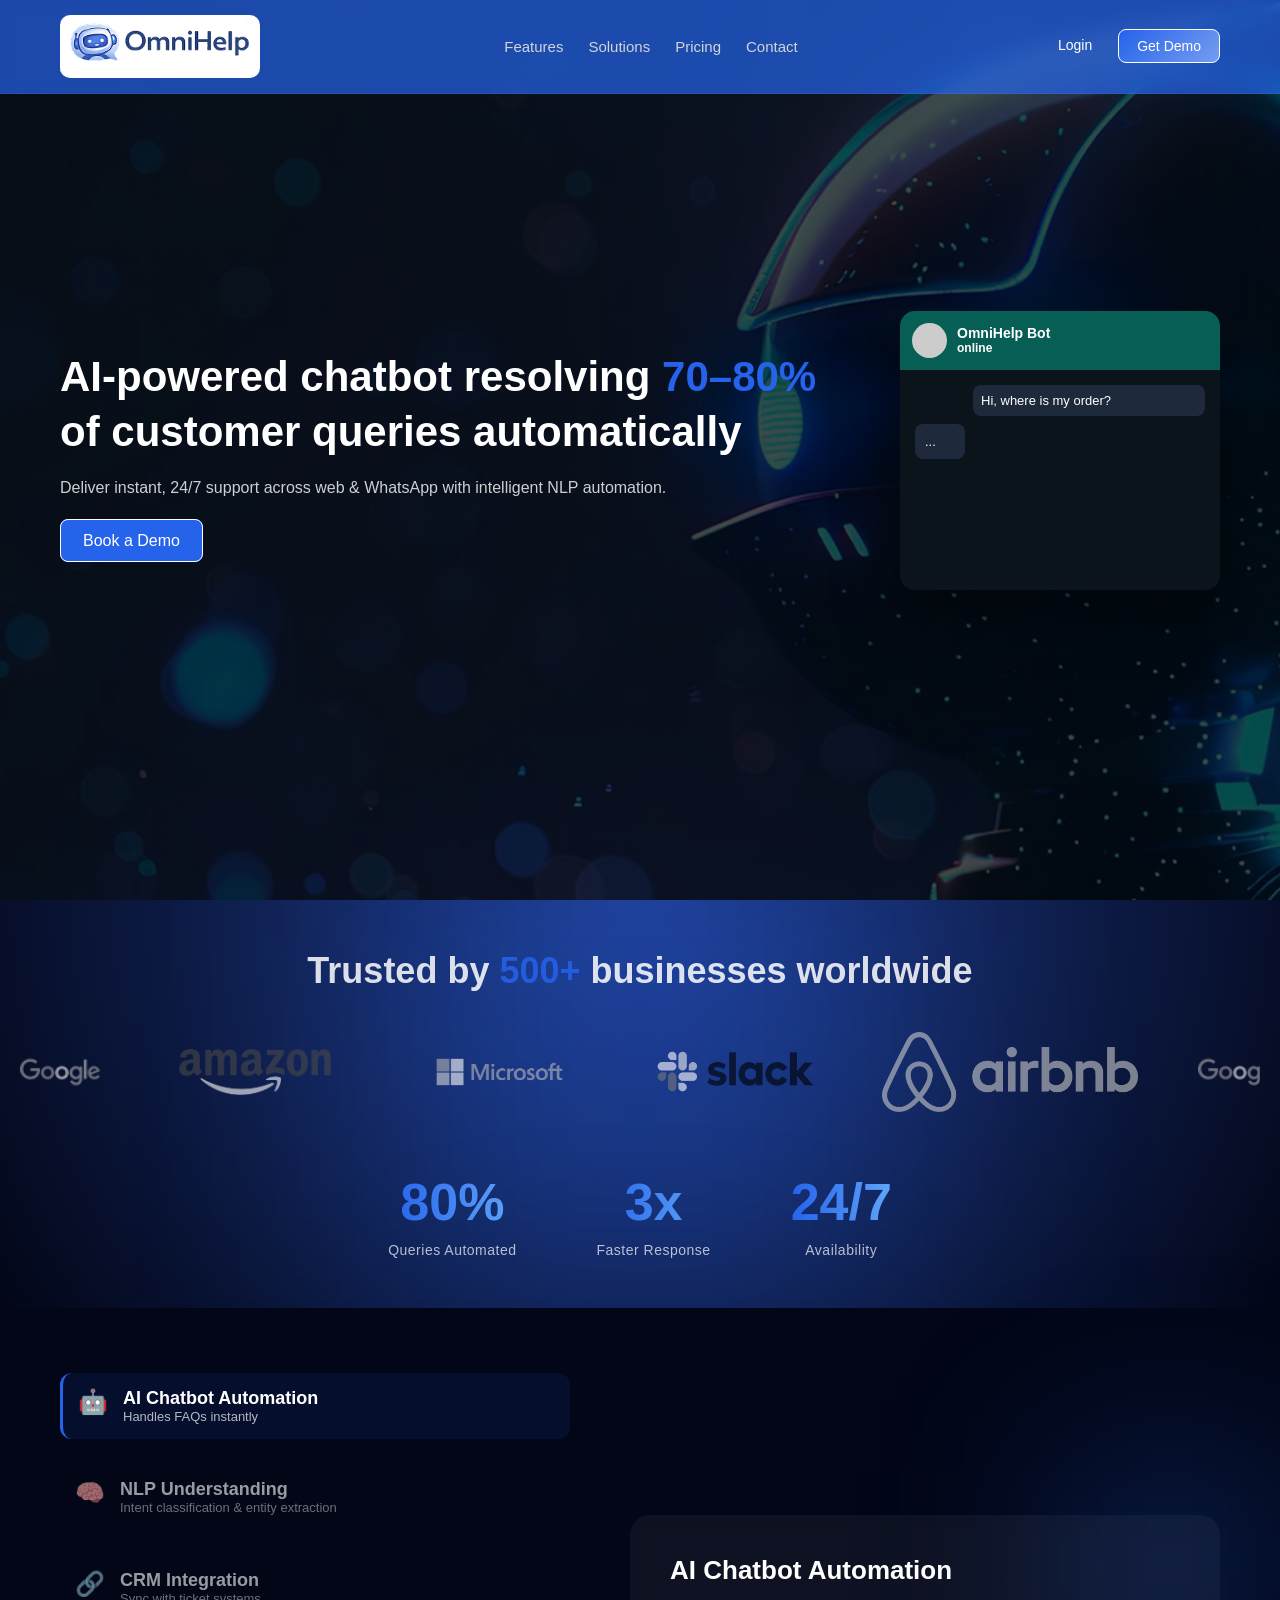
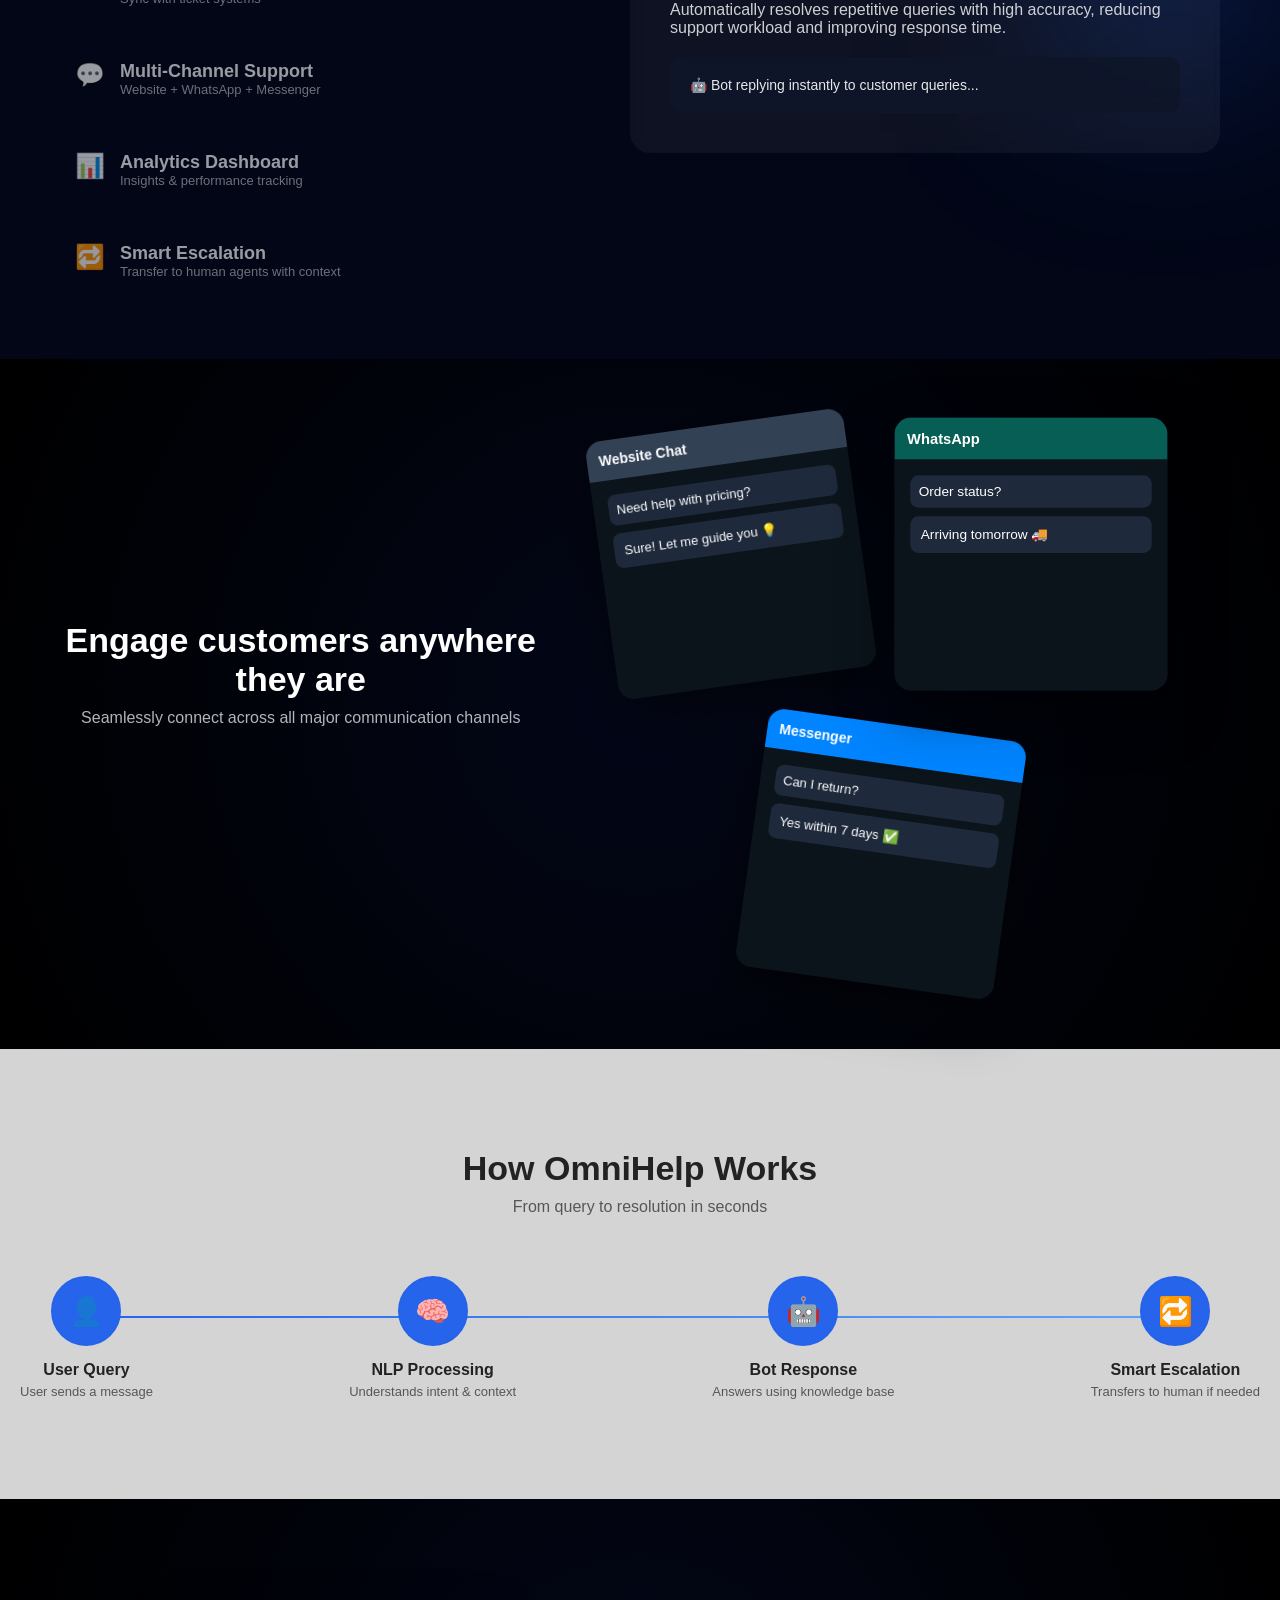
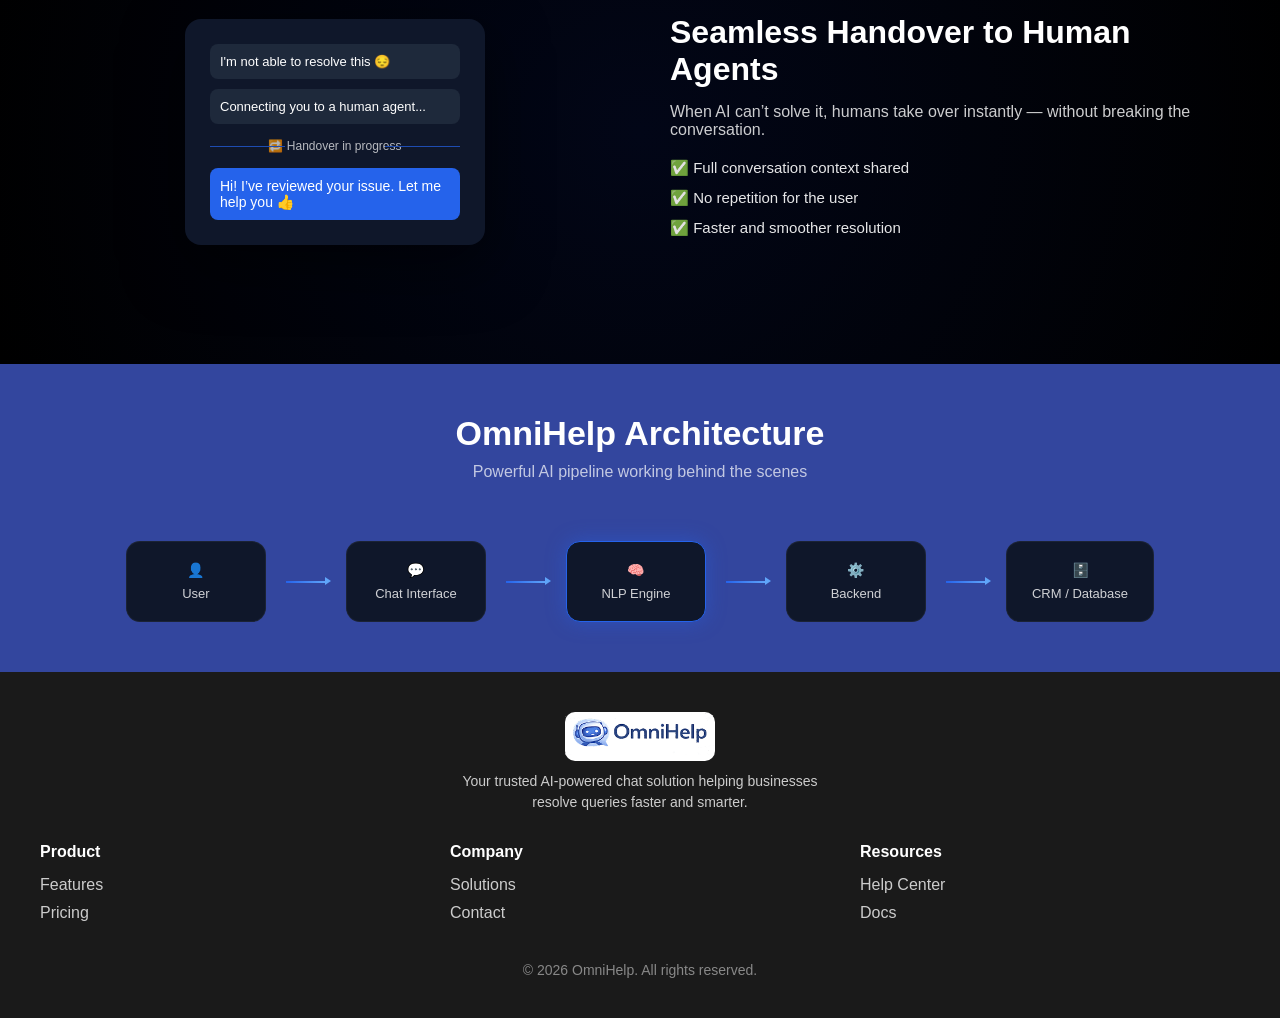
<file: index.html>
<!DOCTYPE html>
<html lang="en">

<head>
  <meta charset="UTF-8">
  <meta name="viewport" content="width=device-width, initial-scale=1.0">
  <title>OmniHelp </title>
  <link rel="shortcut icon" href="assets/images/logo.png" type="image/x-icon">
  <link rel="stylesheet" href="assets/css/style.css">
  <link rel="stylesheet" href="assets/css/auth.css">
  <link rel="stylesheet" href="https://cdnjs.cloudflare.com/ajax/libs/font-awesome/6.5.0/css/all.min.css">
  <script src="https://cdnjs.cloudflare.com/ajax/libs/jquery/3.6.0/jquery.min.js"></script>
</head>

<body>

  <!-- Navbar -->
  <header class="navbar">
    <div class="container">

      <!-- Logo -->
      <div class="logo"><a href="/"><img src="assets/images/logo.png" alt="" style="width: 200px;"></a></div>

      <!-- Menu -->
      <nav class="nav-links" id="navLinks">
        <a href="#features">Features</a>
        <a href="solution.html">Solutions</a>
        <a href="pricing.html">Pricing</a>
        <!-- <a href="#usecase">Demo</a> -->
        <a href="contact.html">Contact</a>

        <div class="mobile-cta">
          <a href="login.html" class="btn-outline">Login</a>
          <a href="javascript:void(0)" class="btn-primary openDemo">Get started</a>
        </div>
      </nav>

      <!-- CTA Buttons -->
      <div class="cta-buttons">
        <a href="login.html" class="btn-outline">Login</a>
        <a href="javascript:void(0)" class="btn-primary openDemo">Get Demo</a>
      </div>

      <!-- Hamburger -->
      <div class="menu-toggle" id="menuToggle">
        ☰
      </div>

    </div>
  </header>
  <!-- Hero -->
  <section class="hero">
    <div class="container hero-wrapper">

      <!-- LEFT CONTENT -->
      <div class="hero-content">
        <h1>
          AI-powered chatbot resolving <span>70–80%</span>
          of customer queries automatically
        </h1>

        <p>
          Deliver instant, 24/7 support across web & WhatsApp
          with intelligent NLP automation.
        </p>

        <div class="hero-buttons">
          <a href="javacript:void(0)" class="btn secondary openDemo">Book a Demo</a>
        </div>
      </div>

      <!-- WhatsApp UI -->
      <div class="whatsapp-ui">
        <div class="chat-header">
          <div class="avatar"></div>
          <div>
            <strong>OmniHelp Bot</strong>
            <span>online</span>
          </div>
        </div>

        <div class="chat-body" id="chatBody">
          <div class="msg user">Hi, where is my order?</div>

          <div class="msg bot typing" id="typingMsg">
            <span class="dots"></span>
          </div>
        </div>
      </div>

    </div>
  </section>

  <!-- tursted logos -->
  <section class="social-proof">

    <!-- Top Text -->
    <div class="trust-text">
      <h2>Trusted by <span>500+</span> businesses worldwide</h2>
    </div>

    <!-- Logo Marquee -->
    <div class="logo-marquee">
      <div class="logo-track">
        <img src="assets/images/google.png" />
        <img src="assets/images/Amazon logo.png" />
        <img src="assets/images/microsoft.png" />
        <img src="assets/images/slack.png" />
        <img src="assets/images/airbnb.png" />

        <!-- Duplicate for smooth loop -->
        <img src="assets/images/google.png" />
        <img src="assets/images/Amazon logo.png" />
        <img src="assets/images/microsoft.png" />
        <img src="assets/images/slack.png" />
        <img src="assets/images/airbnb.png" />
      </div>
    </div>

    <!-- Stats -->
    <div class="stats">
      <div class="stat">
        <h2>80%</h2>
        <p>Queries Automated</p>
      </div>

      <div class="stat">
        <h2>3x</h2>
        <p>Faster Response</p>
      </div>

      <div class="stat">
        <h2>24/7</h2>
        <p>Availability</p>
      </div>
    </div>

  </section>
  <!-- Features -->
  <section class="features" id="features">

    <div class="container features-wrapper">

      <!-- LEFT SIDE FEATURES -->
      <div class="features-list">

        <div class="feature active">
          <span>🤖</span>
          <div>
            <h3>AI Chatbot Automation</h3>
            <p>Handles FAQs instantly</p>
          </div>
        </div>

        <div class="feature">
          <span>🧠</span>
          <div>
            <h3>NLP Understanding</h3>
            <p>Intent classification & entity extraction</p>
          </div>
        </div>

        <div class="feature">
          <span>🔗</span>
          <div>
            <h3>CRM Integration</h3>
            <p>Sync with ticket systems</p>
          </div>
        </div>

        <div class="feature">
          <span>💬</span>
          <div>
            <h3>Multi-Channel Support</h3>
            <p>Website + WhatsApp + Messenger</p>
          </div>
        </div>

        <div class="feature">
          <span>📊</span>
          <div>
            <h3>Analytics Dashboard</h3>
            <p>Insights & performance tracking</p>
          </div>
        </div>

        <div class="feature">
          <span>🔁</span>
          <div>
            <h3>Smart Escalation</h3>
            <p>Transfer to human agents with context</p>
          </div>
        </div>

      </div>

      <!-- RIGHT SIDE PREVIEW -->
      <div class="feature-preview">
        <h2>AI Chatbot Automation</h2>
        <p>
          Automatically resolves repetitive queries with high accuracy,
          reducing support workload and improving response time.
        </p>

        <div class="preview-box">
          🤖 Bot replying instantly to customer queries...
        </div>
      </div>

    </div>

  </section>

  <!-- product section -->
  <section class="multi-channel">

    <div class="container">

      <!-- Heading -->
      <div class="section-header">
        <h2>Engage customers anywhere they are</h2>
        <p>Seamlessly connect across all major communication channels</p>
      </div>

      <!-- Chat UI Showcase -->
      <div class="channels">

        <!-- Website Chat -->
        <div class="channel web">
          <div class="chat-header">Website Chat</div>
          <div class="chat-body">
            <p class="user">Need help with pricing?</p>
            <p class="bot">Sure! Let me guide you 💡</p>
          </div>
        </div>

        <!-- WhatsApp -->
        <div class="channel whatsapp">
          <div class="chat-header">WhatsApp</div>
          <div class="chat-body">
            <p class="user">Order status?</p>
            <p class="bot">Arriving tomorrow 🚚</p>
          </div>
        </div>

        <!-- Messenger -->
        <div class="channel messenger">
          <div class="chat-header">Messenger</div>
          <div class="chat-body">
            <p class="user">Can I return?</p>
            <p class="bot">Yes within 7 days ✅</p>
          </div>
        </div>

      </div>

    </div>

  </section>
  <!-- How it works -->
  <section class="how-it-works">

    <div class="hand-container">

      <!-- Heading -->
      <div class="section-header">
        <h2>How OmniHelp Works</h2>
        <p>From query to resolution in seconds</p>
      </div>

      <!-- Steps -->
      <div class="steps">

        <div class="step">
          <div class="icon">👤</div>
          <h3>User Query</h3>
          <p>User sends a message</p>
        </div>

        <div class="step">
          <div class="icon">🧠</div>
          <h3>NLP Processing</h3>
          <p>Understands intent & context</p>
        </div>

        <div class="step">
          <div class="icon">🤖</div>
          <h3>Bot Response</h3>
          <p>Answers using knowledge base</p>
        </div>

        <div class="step">
          <div class="icon">🔁</div>
          <h3>Smart Escalation</h3>
          <p>Transfers to human if needed</p>
        </div>

      </div>

    </div>

  </section>

  <!-- handover section -->
  <section class="handover">

    <div class="container handover-wrapper">

      <!-- LEFT: CHAT UI -->
      <div class="handover-chat">

        <div class="chat-box">
          <p class="bot">I'm not able to resolve this 😔</p>
          <p class="bot">Connecting you to a human agent...</p>

          <div class="handover-line">🔁 Handover in progress</div>

          <p class="agent">Hi! I’ve reviewed your issue. Let me help you 👍</p>
        </div>

      </div>

      <!-- RIGHT: CONTENT -->
      <div class="handover-content">

        <h2>Seamless Handover to Human Agents</h2>

        <p class="subtitle">
          When AI can’t solve it, humans take over instantly — without breaking the conversation.
        </p>

        <ul class="handover-points">
          <li>✅ Full conversation context shared</li>
          <li>✅ No repetition for the user</li>
          <li>✅ Faster and smoother resolution</li>
        </ul>

      </div>

    </div>

  </section>

  <!-- architecture -->
  <section class="architecture">

    <div class="arch-container">

      <!-- Heading -->
      <div class="section-header">
        <h2>OmniHelp Architecture</h2>
        <p>Powerful AI pipeline working behind the scenes</p>
      </div>

      <!-- Flow Diagram -->
      <div class="arch-flow">

        <div class="arch-box">👤<span>User</span></div>
        <div class="arrow"></div>

        <div class="arch-box">💬<span>Chat Interface</span></div>
        <div class="arrow"></div>

        <div class="arch-box highlight">🧠<span>NLP Engine</span></div>
        <div class="arrow"></div>

        <div class="arch-box">⚙️<span>Backend</span></div>
        <div class="arrow"></div>

        <div class="arch-box">🗄️<span>CRM / Database</span></div>

      </div>

    </div>

  </section>

  <!-- Footer -->
  <footer class="footer">
    <div class="footer-container">
      <div class="footer-logo-desc">
        <div class="logo" style="margin-bottom: 10px;">
          <img src="assets/images/logo.png" alt="OmniHelp Logo">
        </div>
        <p>Your trusted AI-powered chat solution helping businesses resolve queries faster and smarter.</p>
      </div>
      <!-- Columns -->
      <div class="footer-columns">

        <div class="footer-column">
          <h4>Product</h4>
          <ul>
            <li><a href="#features">Features</a></li>
            <li><a href="pricing.html">Pricing</a></li>
            <!-- <li><a href="#">Integrations</a></li> -->
          </ul>
        </div>

        <div class="footer-column">
          <h4>Company</h4>
          <ul>
            <li><a href="solution.html">Solutions</a></li>
            <!-- <li><a href="#">Careers</a></li> -->
            <li><a href="contact.html">Contact</a></li>
          </ul>
        </div>

        <div class="footer-column">
          <h4>Resources</h4>
          <ul>
            <!-- <li><a href="#">Blog</a></li> -->
            <li><a href="contact.html">Help Center</a></li>
            <li><a href="#">Docs</a></li>
          </ul>
        </div>

      </div>

      <!-- Extras: Social + Email -->


      <div class="footer-bottom">
        <p>© 2026 OmniHelp. All rights reserved.</p>
      </div>
    </div>
  </footer>

  <div class="demo-overlay" id="demoOverlay"></div>

  <!-- Side Popup -->
  <div class="demo-popup" id="demoPopup">

    <!-- Header -->
    <div class="popup-header">
      <h3>Book a Demo</h3>
      <span id="closeDemo">&times;</span>
    </div>

    <!-- Form -->
    <form class="demo-form" id="demoForm">
      <input type="text" placeholder="Full Name" required>
      <input type="email" placeholder="Email Address" required>
      <input type="phone" id="phone" maxlength="10" placeholder="Phone Number" required>


      <textarea placeholder="Your Message" required></textarea>

      <button type="submit">Request Demo</button>

      <div class="success-message" id="successMsg">
        ✅ Your request has been submitted successfully.
      </div>
    </form>

  </div>
  <script>
    $(document).ready(function () {
      $('.openDemo').on('click', function (e) {
        e.preventDefault();
        $('#demoPopup').addClass('active');
        $('#demoOverlay').addClass('active');
      });

      // CLOSE POPUP
      function closePopup() {
        $('#demoPopup').removeClass('active');
        $('#demoOverlay').removeClass('active');
      }

      $('#closeDemo, #demoOverlay').on('click', function () {
        closePopup();
      });

      // FORM SUBMIT
      $('#demoForm').on('submit', function (e) {
        e.preventDefault();

        $('#successMsg').addClass('active');
        this.reset();

        setTimeout(function () {
          $('#successMsg').removeClass('active');
          closePopup();
        }, 5000);
      });
    })
    document.getElementById("phone").addEventListener("input", function () {
      this.value = this.value.replace(/[^0-9]/g, "");
    });

    const toggle = document.getElementById("menuToggle");
    const nav = document.getElementById("navLinks");

    toggle.addEventListener("click", () => {
      nav.classList.toggle("active");
    });

    document.querySelectorAll('a[href^="#"]').forEach(anchor => {
      anchor.addEventListener("click", function (e) {
        e.preventDefault();

        const target = document.querySelector(this.getAttribute("href"));
        const offset = 100; // header height

        const bodyRect = document.body.getBoundingClientRect().top;
        const elementRect = target.getBoundingClientRect().top;
        const elementPosition = elementRect - bodyRect;
        const offsetPosition = elementPosition - offset;

        window.scrollTo({
          top: offsetPosition,
          behavior: "smooth"
        });
      });
    });

    setTimeout(() => {
      const typingMsg = document.getElementById("typingMsg");

      typingMsg.classList.remove("typing");
      typingMsg.textContent = "Your order will arrive tomorrow 🚚";

      setTimeout(() => {
        const chatBody = document.getElementById("chatBody");

        const userMsg = document.createElement("div");
        userMsg.className = "msg user";
        userMsg.textContent = "Can I return it?";

        const botMsg = document.createElement("div");
        botMsg.className = "msg bot";
        botMsg.textContent = "Yes, within 7 days ✅";

        chatBody.appendChild(userMsg);
        chatBody.appendChild(botMsg);

      }, 2000);

    }, 2000);
    const features = document.querySelectorAll(".feature");
    const title = document.querySelector(".feature-preview h2");
    const desc = document.querySelector(".feature-preview p");

    const data = [
      "Automatically resolves repetitive queries...",
      "Understands user intent using NLP models...",
      "Seamlessly integrates with CRM systems...",
      "Supports multiple communication channels...",
      "Provides real-time analytics insights...",
      "Escalates complex queries to human agents..."
    ];

    features.forEach((item, index) => {
      item.addEventListener("click", () => {
        document.querySelector(".active").classList.remove("active");
        item.classList.add("active");

        title.textContent = item.querySelector("h3").textContent;
        desc.textContent = data[index];
      });
    });
  </script>
  <!-- <script src="script.js"></script> -->
</body>

</html>
</file>
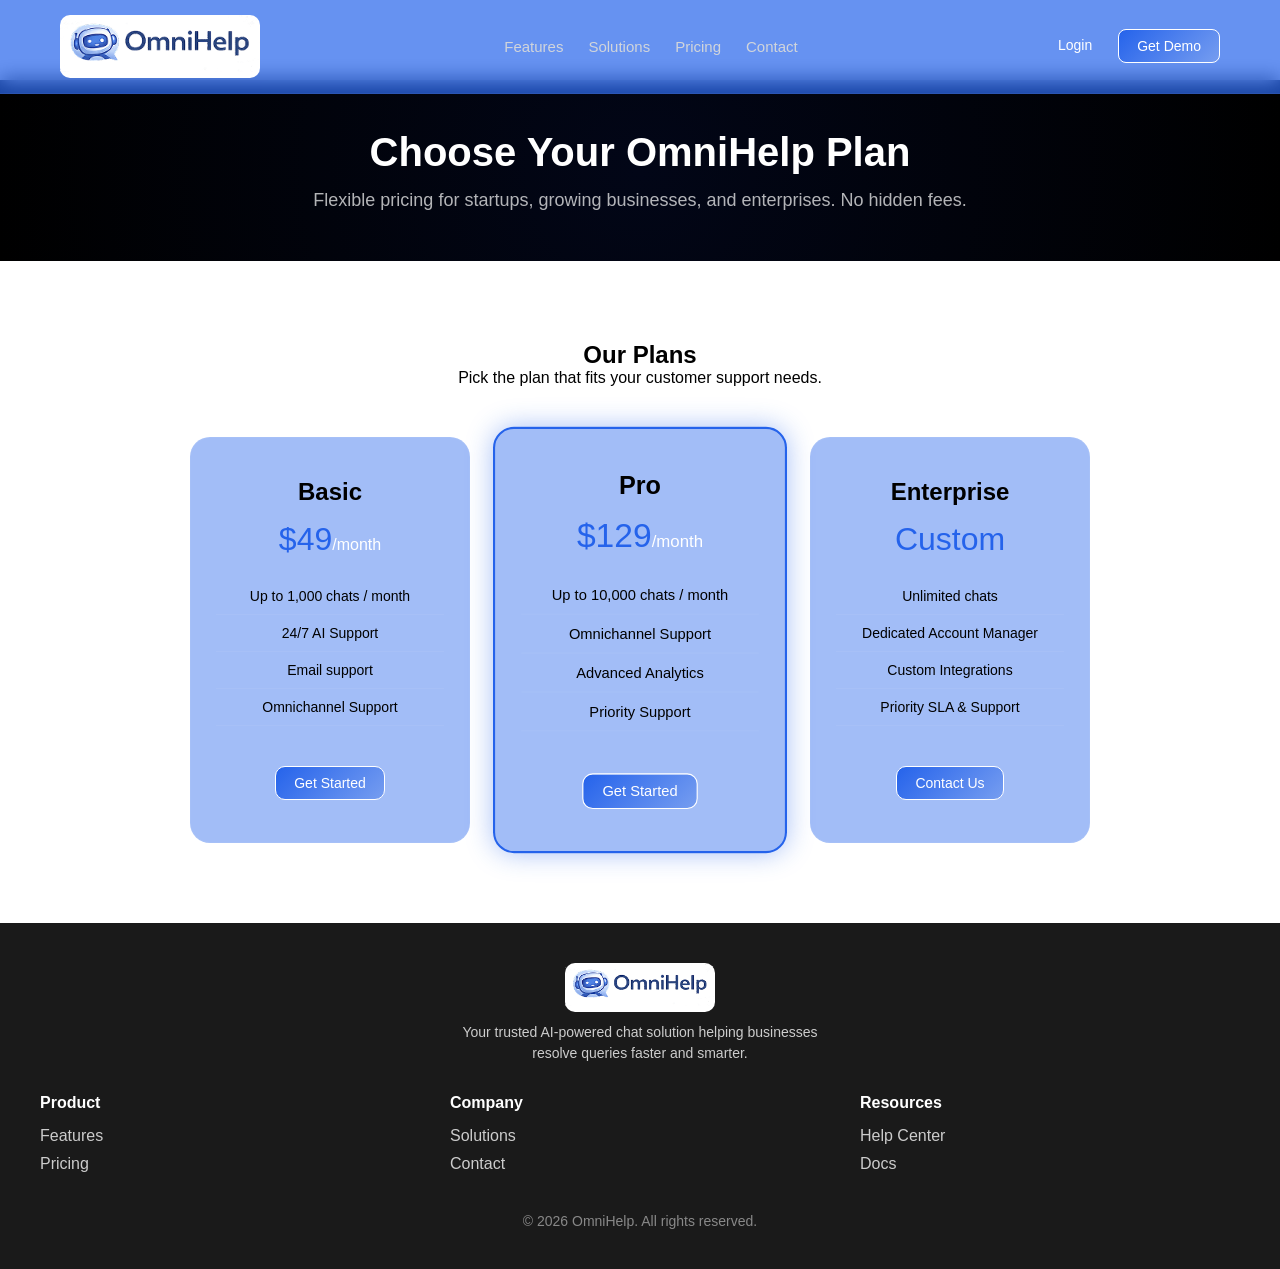
<file: pricing.html>
<!DOCTYPE html>
<html lang="en">

<head>
    <meta charset="UTF-8">
    <meta name="viewport" content="width=device-width, initial-scale=1.0">
    <title>OmniHelp - Solutions</title>
    <link rel="shortcut icon" href="assets/images/logo.png" type="image/x-icon">
    <link rel="stylesheet" href="https://cdnjs.cloudflare.com/ajax/libs/font-awesome/6.5.0/css/all.min.css">
    <link rel="stylesheet" href="assets/css/style.css">
    <link rel="stylesheet" href="assets/css/auth.css">
    <script src="https://cdnjs.cloudflare.com/ajax/libs/jquery/3.6.0/jquery.min.js"></script>
</head>

<body>

    <!-- Navbar -->
    <header class="navbar">
        <div class="container">

            <!-- Logo -->
            <div class="logo"><a href="/"><img src="assets/images/logo.png" alt="" style="width: 200px;"></a></div>

            <!-- Menu -->
            <nav class="nav-links" id="navLinks">
                <a href="#features">Features</a>
                <a href="solution.html">Solutions</a>
                <a href="pricing.html">Pricing</a>
                <!-- <a href="#usecase">Demo</a> -->
                <a href="contact.html">Contact</a>

                <div class="mobile-cta">
                    <a href="login.html" class="btn-outline">Login</a>
                    <a href="javascript:void(0)" class="btn-primary openDemo">Get started</a>
                </div>
            </nav>

            <!-- CTA Buttons -->
            <div class="cta-buttons">
                <a href="login.html" class="btn-outline">Login</a>
                <a href="javascript:void(0)" class="btn-primary openDemo">Get Demo</a>
            </div>

            <!-- Hamburger -->
            <div class="menu-toggle" id="menuToggle">
                ☰
            </div>

        </div>
    </header>
    <!-- Hero / Banner -->
    <section class="princing-banner">
        <div class="pricing-container">
            <h1>Choose Your OmniHelp Plan</h1>
            <p>Flexible pricing for startups, growing businesses, and enterprises. No hidden fees.</p>
        </div>
    </section>
    <section class="pricing">
        <div class="pricing-container">
            <h2>Our Plans</h2>
            <p>Pick the plan that fits your customer support needs.</p>

            <div class="pricing-wrapper">

                <!-- Basic Plan -->
                <div class="pricing-card">
                    <h3>Basic</h3>
                    <p class="price">$49<span>/month</span></p>
                    <ul>
                        <li>Up to 1,000 chats / month</li>
                        <li>24/7 AI Support</li>
                        <li>Email support</li>
                        <li>Omnichannel Support</li>
                    </ul>
                    <a href="contact.html" class="btn-primary">Get Started</a>
                </div>

                <!-- Pro Plan (Highlighted) -->
                <div class="pricing-card recommended">
                    <h3>Pro</h3>
                    <p class="price">$129<span>/month</span></p>
                    <ul>
                        <li>Up to 10,000 chats / month</li>
                        <li>Omnichannel Support</li>
                        <li>Advanced Analytics</li>
                        <li>Priority Support</li>
                    </ul>
                    <a href="contact.html" class="btn-primary">Get Started</a>
                </div>

                <!-- Enterprise Plan -->
                <div class="pricing-card">
                    <h3>Enterprise</h3>
                    <p class="price">Custom</p>
                    <ul>
                        <li>Unlimited chats</li>
                        <li>Dedicated Account Manager</li>
                        <li>Custom Integrations</li>
                        <li>Priority SLA & Support</li>
                    </ul>
                    <a href="contact.html" class="btn-primary">Contact Us</a>
                </div>

            </div>
        </div>
    </section>

    <!-- Footer (reuse previous footer) -->
    <footer class="footer">
        <div class="footer-container">
            <div class="footer-logo-desc">
                <div class="logo" style="margin-bottom: 10px;">
                    <img src="assets/images/logo.png" alt="OmniHelp Logo">
                </div>
                <p>Your trusted AI-powered chat solution helping businesses resolve queries faster and smarter.</p>
            </div>
            <!-- Columns -->
            <div class="footer-columns">

                <div class="footer-column">
                    <h4>Product</h4>
                    <ul>
                        <li><a href="/#features">Features</a></li>
                        <li><a href="pricing.html">Pricing</a></li>
                        <!-- <li><a href="#">Integrations</a></li> -->
                    </ul>
                </div>

                <div class="footer-column">
                    <h4>Company</h4>
                    <ul>
                        <li><a href="solution.html">Solutions</a></li>
                        <!-- <li><a href="#">Careers</a></li> -->
                        <li><a href="contact.html">Contact</a></li>
                    </ul>
                </div>

                <div class="footer-column">
                    <h4>Resources</h4>
                    <ul>
                        <!-- <li><a href="#">Blog</a></li> -->
                        <li><a href="contact.html">Help Center</a></li>
                        <li><a href="#">Docs</a></li>
                    </ul>
                </div>

            </div>

            <!-- Extras: Social + Email -->


            <div class="footer-bottom">
                <p>© 2026 OmniHelp. All rights reserved.</p>
            </div>
        </div>
    </footer>
    <div class="demo-overlay" id="demoOverlay"></div>

    <!-- Side Popup -->
    <div class="demo-popup" id="demoPopup">

        <!-- Header -->
        <div class="popup-header">
            <h3>Book a Demo</h3>
            <span id="closeDemo">&times;</span>
        </div>

        <!-- Form -->
        <form class="demo-form" id="demoForm">
            <input type="text" placeholder="Full Name" required>
            <input type="email" placeholder="Email Address" required>
            <input type="phone" id="phone" maxlength="10" placeholder="Phone Number" required>


            <textarea placeholder="Your Message" required></textarea>

            <button type="submit">Request Demo</button>

            <div class="success-message" id="successMsg">
                ✅ Your request has been submitted successfully.
            </div>
        </form>

    </div>

    <script>
        $(document).ready(function () {
            $('.openDemo').on('click', function (e) {
                e.preventDefault();
                $('#demoPopup').addClass('active');
                $('#demoOverlay').addClass('active');
            });

            // CLOSE POPUP
            function closePopup() {
                $('#demoPopup').removeClass('active');
                $('#demoOverlay').removeClass('active');
            }

            $('#closeDemo, #demoOverlay').on('click', function () {
                closePopup();
            });

            // FORM SUBMIT
            $('#demoForm').on('submit', function (e) {
                e.preventDefault();

                $('#successMsg').addClass('active');
                this.reset();

                setTimeout(function () {
                    $('#successMsg').removeClass('active');
                    closePopup();
                }, 5000);
            });
        })
        document.getElementById("phone").addEventListener("input", function () {
            this.value = this.value.replace(/[^0-9]/g, "");
        });
        const Hamburger = document.getElementById("menuToggle");
        const nav = document.getElementById("navLinks");
        Hamburger.addEventListener("click", () => { nav.classList.toggle("active"); });
    </script>

</body>

</html>
</file>
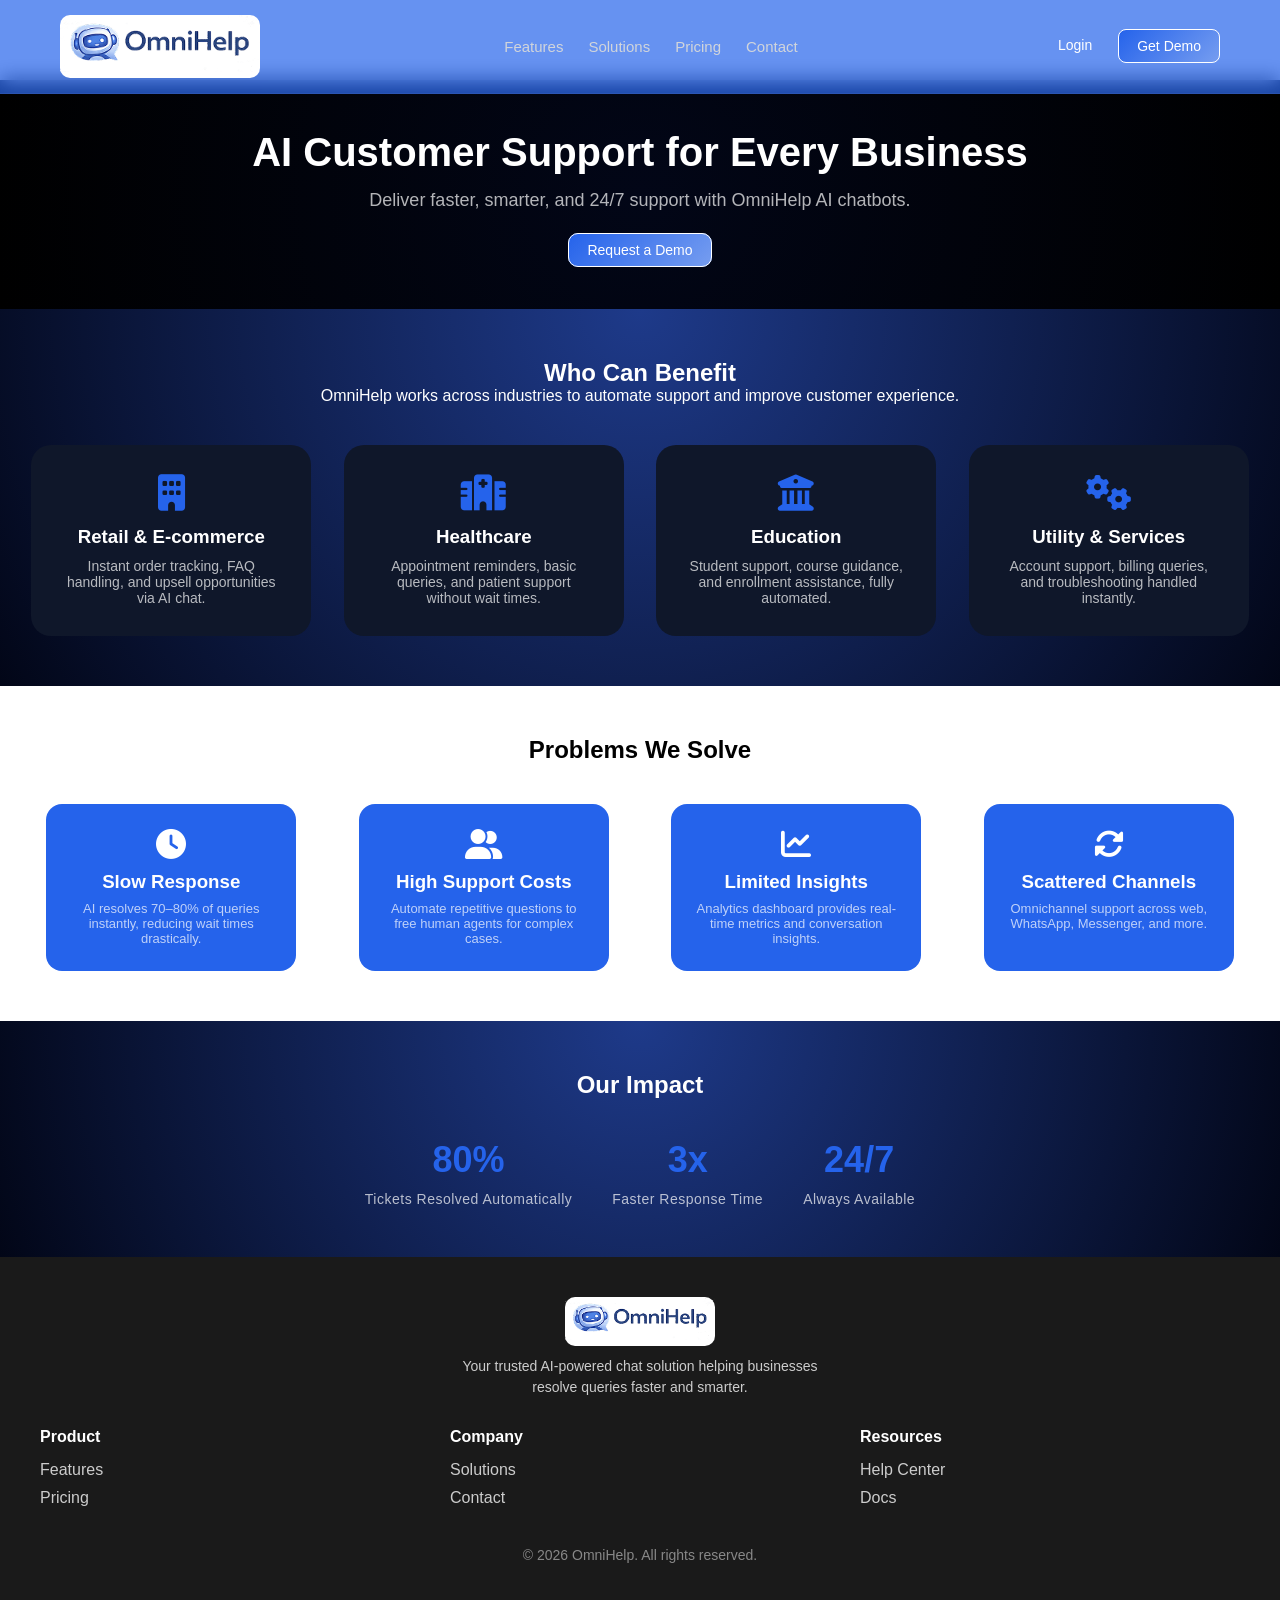
<file: solution.html>
<!DOCTYPE html>
<html lang="en">

<head>
    <meta charset="UTF-8">
    <meta name="viewport" content="width=device-width, initial-scale=1.0">
    <title>OmniHelp - Solutions</title>
    <link rel="shortcut icon" href="assets/images/logo.png" type="image/x-icon">
    <link rel="stylesheet" href="https://cdnjs.cloudflare.com/ajax/libs/font-awesome/6.5.0/css/all.min.css">
    <link rel="stylesheet" href="assets/css/style.css">
    <link rel="stylesheet" href="assets/css/auth.css">
    <script src="https://cdnjs.cloudflare.com/ajax/libs/jquery/3.6.0/jquery.min.js"></script>
</head>

<body>

    <!-- Navbar -->
    <header class="navbar">
        <div class="container">

            <!-- Logo -->
            <div class="logo"><a href="/"><img src="assets/images/logo.png" alt="" style="width: 200px;"></a></div>

            <!-- Menu -->
            <nav class="nav-links" id="navLinks">
                <a href="#features">Features</a>
                <a href="solution.html">Solutions</a>
                <a href="pricing.html">Pricing</a>
                <!-- <a href="#usecase">Demo</a> -->
                <a href="contact.html">Contact</a>

                <div class="mobile-cta">
                    <a href="login.html" class="btn-outline">Login</a>
                    <a href="javascript:void(0)" class="btn-primary openDemo">Get started</a>
                </div>
            </nav>

            <!-- CTA Buttons -->
            <div class="cta-buttons">
                <a href="login.html" class="btn-outline">Login</a>
                <a href="javascript:void(0)" class="btn-primary openDemo">Get Demo</a>
            </div>

            <!-- Hamburger -->
            <div class="menu-toggle" id="menuToggle">
                ☰
            </div>

        </div>
    </header>

    <!-- Hero / Banner -->
    <section class="solution-banner">
        <div class="solution-container">
            <h1>AI Customer Support for Every Business</h1>
            <p>Deliver faster, smarter, and 24/7 support with OmniHelp AI chatbots.</p>
            <a href="javascript:void(0)" class="btn-primary openDemo">Request a Demo</a>
        </div>
    </section>

    <!-- Industries / Use Cases -->
    <section class="solutions">
        <div class="solution-container">
            <h2>Who Can Benefit</h2>
            <p>OmniHelp works across industries to automate support and improve customer experience.</p>

            <div class="solution-cards">
                <div class="card">
                    <i class="fas fa-building"></i>
                    <h3>Retail & E-commerce</h3>
                    <p>Instant order tracking, FAQ handling, and upsell opportunities via AI chat.</p>
                </div>
                <div class="card">
                    <i class="fas fa-hospital"></i>
                    <h3>Healthcare</h3>
                    <p>Appointment reminders, basic queries, and patient support without wait times.</p>
                </div>
                <div class="card">
                    <i class="fas fa-university"></i>
                    <h3>Education</h3>
                    <p>Student support, course guidance, and enrollment assistance, fully automated.</p>
                </div>
                <div class="card">
                    <i class="fas fa-cogs"></i>
                    <h3>Utility & Services</h3>
                    <p>Account support, billing queries, and troubleshooting handled instantly.</p>
                </div>
            </div>
        </div>
    </section>

    <!-- Problems & Solutions -->
    <section class="problems">
        <div class="solution-container">
            <h2>Problems We Solve</h2>
            <div class="problem-grid">
                <div class="problem">
                    <i class="fas fa-clock"></i>
                    <h3>Slow Response</h3>
                    <p>AI resolves 70–80% of queries instantly, reducing wait times drastically.</p>
                </div>
                <div class="problem">
                    <i class="fas fa-user-friends"></i>
                    <h3>High Support Costs</h3>
                    <p>Automate repetitive questions to free human agents for complex cases.</p>
                </div>
                <div class="problem">
                    <i class="fas fa-chart-line"></i>
                    <h3>Limited Insights</h3>
                    <p>Analytics dashboard provides real-time metrics and conversation insights.</p>
                </div>
                <div class="problem">
                    <i class="fas fa-sync-alt"></i>
                    <h3>Scattered Channels</h3>
                    <p>Omnichannel support across web, WhatsApp, Messenger, and more.</p>
                </div>
            </div>
        </div>
    </section>

    <!-- Impact / Stats -->
    <section class="impact">
        <div class="solution-container">
            <h2>Our Impact</h2>
            <div class="impact-stats">
                <div class="stat">
                    <h3>80%</h3>
                    <p>Tickets Resolved Automatically</p>
                </div>
                <div class="stat">
                    <h3>3x</h3>
                    <p>Faster Response Time</p>
                </div>
                <div class="stat">
                    <h3>24/7</h3>
                    <p>Always Available</p>
                </div>
            </div>
        </div>
    </section>

    <!-- Footer (reuse previous footer) -->
    <footer class="footer">
        <div class="footer-container">
            <div class="footer-logo-desc">
                <div class="logo" style="margin-bottom: 10px;">
                    <img src="assets/images/logo.png" alt="OmniHelp Logo">
                </div>
                <p>Your trusted AI-powered chat solution helping businesses resolve queries faster and smarter.</p>
            </div>
            <!-- Columns -->
            <div class="footer-columns">

                <div class="footer-column">
                    <h4>Product</h4>
                    <ul>
                        <li><a href="/#features">Features</a></li>
                        <li><a href="pricing.html">Pricing</a></li>
                        <!-- <li><a href="#">Integrations</a></li> -->
                    </ul>
                </div>

                <div class="footer-column">
                    <h4>Company</h4>
                    <ul>
                        <li><a href="solution.html">Solutions</a></li>
                        <!-- <li><a href="#">Careers</a></li> -->
                        <li><a href="contact.html">Contact</a></li>
                    </ul>
                </div>

                <div class="footer-column">
                    <h4>Resources</h4>
                    <ul>
                        <!-- <li><a href="#">Blog</a></li> -->
                        <li><a href="contact.html">Help Center</a></li>
                        <li><a href="#">Docs</a></li>
                    </ul>
                </div>

            </div>

            <!-- Extras: Social + Email -->


            <div class="footer-bottom">
                <p>© 2026 OmniHelp. All rights reserved.</p>
            </div>
        </div>
    </footer>
    <div class="demo-overlay" id="demoOverlay"></div>

    <!-- Side Popup -->
    <div class="demo-popup" id="demoPopup">

        <!-- Header -->
        <div class="popup-header">
            <h3>Book a Demo</h3>
            <span id="closeDemo">&times;</span>
        </div>

        <!-- Form -->
        <form class="demo-form" id="demoForm">
            <input type="text" placeholder="Full Name" required>
            <input type="email" placeholder="Email Address" required>
            <input type="phone" id="phone" maxlength="10" placeholder="Phone Number" required>


            <textarea placeholder="Your Message" required></textarea>

            <button type="submit">Request Demo</button>

            <div class="success-message" id="successMsg">
                ✅ Your request has been submitted successfully.
            </div>
        </form>

    </div>
    <script>
        $(document).ready(function () {
            $('.openDemo').on('click', function (e) {
                e.preventDefault();
                $('#demoPopup').addClass('active');
                $('#demoOverlay').addClass('active');
            });

            // CLOSE POPUP
            function closePopup() {
                $('#demoPopup').removeClass('active');
                $('#demoOverlay').removeClass('active');
            }

            $('#closeDemo, #demoOverlay').on('click', function () {
                closePopup();
            });

            // FORM SUBMIT
            $('#demoForm').on('submit', function (e) {
                e.preventDefault();

                $('#successMsg').addClass('active');
                this.reset();

                setTimeout(function () {
                    $('#successMsg').removeClass('active');
                    closePopup();
                }, 5000);
            });
        })

        document.getElementById("phone").addEventListener("input", function () {
            this.value = this.value.replace(/[^0-9]/g, "");
        });
        const Hamburger = document.getElementById("menuToggle");
        const nav = document.getElementById("navLinks");
        Hamburger.addEventListener("click", () => { nav.classList.toggle("active"); });
    </script>

</body>

</html>
</file>
<file: assets/css/style.css>
/* ================= RESET ================= */
* {
    margin: 0;
    padding: 0;
    box-sizing: border-box;
    font-family: 'Inter', sans-serif;
    text-decoration: none;
}

body {
    /* background: linear-gradient(180deg, #2E2952, #0f172a); */
    font-family: sans-serif;
    /* space for fixed navbar */
}

/* ================= NAVBAR ================= */
.navbar {
    width: 100%;
    position: fixed;
    top: 0;
    left: 0;
    background: rgba(37, 100, 235, 0.701);
    backdrop-filter: blur(10px);
    border-bottom: 1px solid rgba(255, 255, 255, 0.05);
    z-index: 1000;
    transition: 0.3s ease;
}

/* Scroll effect */
.navbar.scrolled {
    box-shadow: 0 4px 20px rgba(0, 0, 0, 0.4);
}

/* ================= CONTAINER ================= */
.container {
    max-width: 1200px;
    margin: auto;
    padding: 15px 20px;
    display: flex;
    align-items: center;
    justify-content: space-between;
}

/* ================= LOGO ================= */
.logo {
    color: #ffffff;
    font-size: 22px;
    font-weight: 700;
    letter-spacing: 0.5px;
    background: #ffffff;
    border-radius: 10px;
    display: inline-block;
}

/* ================= NAV LINKS ================= */
.nav-links {
    display: flex;
    align-items: center;
    gap: 25px;
}

.nav-links a {
    color: #d1d5db;
    text-decoration: none;
    font-size: 15px;
    position: relative;
    transition: 0.3s;
}

/* Hover underline animation */
.nav-links a::after {
    content: "";
    position: absolute;
    width: 0%;
    height: 2px;
    left: 0;
    bottom: -4px;
    background: #2563EB;
    transition: 0.3s;
}

.nav-links a:hover {
    color: #ffffff;
}

.nav-links a:hover::after {
    width: 100%;
}

/* ================= BUTTONS ================= */
.cta-buttons {
    display: flex;
    gap: 10px;
}

.btn-outline {
    border: none !important;
    color: #ffffff !important;
    padding: 8px 16px !important;
    border-radius: 8px;
    cursor: pointer;
    transition: 0.3s;
    font-size: 14px;
}

.btn-outline:hover {
    background: #2563EB;
    color: #fff;
}

.btn-primary {
    background: linear-gradient(135deg, #2563EB, #769df0) !important;
    border: none;
    color: #fff;
    border: 1px solid #ffffff !important;
    padding: 8px 18px !important;
    border-radius: 8px;
    cursor: pointer;
    transition: 0.3s;
    font-size: 14px;
    white-space: nowrap;
}

.btn-primary:hover {
    opacity: 0.9;
}

/* ================= HAMBURGER ================= */
.menu-toggle {
    display: none;
    font-size: 26px;
    color: #fff;
    cursor: pointer;
}

/* ================= MOBILE MENU ================= */
.mobile-cta {
    display: none;
    flex-direction: column;
    gap: 10px;
    margin-top: 20px;
}

/* ================= RESPONSIVE ================= */
@media (max-width: 900px) {

    .nav-links {
        position: absolute;
        top: 70px;
        right: -100%;
        width: 260px;
        height: 100vh;
        background: #2563EB;
        flex-direction: column;
        align-items: flex-start;
        padding: 25px;
        transition: 0.3s ease;
    }

    .nav-links.active {
        right: 0;
    }

    .nav-links a {
        width: 100%;
        padding: 10px 0;
    }

    .cta-buttons {
        display: none;
    }

    .mobile-cta {
        display: flex;
    }

    .menu-toggle {
        display: block;
    }
}

/* ================= SMALL DEVICES ================= */
@media (max-width: 500px) {

    .logo {
        font-size: 18px;
    }

    .btn-primary,
    .btn-outline {
        padding: 7px 12px;
        font-size: 13px;
    }
}

/* ================= HERO SECTION ================= */
.hero {
    min-height: 100vh;
    background: url(../images/banner.png)no-repeat center center/cover;
    color: #fff;
    display: flex;
    align-items: center;
    justify-content: center;
    text-align: center;
    padding: 40px 20px;
    position: relative;
}

.hero::before {
    position: absolute;
    content: "";
    left: 0;
    right: 0;
    top: 0;
    bottom: 0;
    width: 100%;
    height: 100%;
    background: #000000;
    opacity: .7;
}

.hero-wrapper {
    display: flex;
    align-items: center;
    justify-content: space-between;
    gap: 40px;
}

/* CONTENT */
.hero-content {
    flex: 1;
    text-align: left;
    position: relative;
}

.badge {
    background: rgba(255, 255, 255, 0.1);
    padding: 6px 14px;
    border-radius: 20px;
    font-size: 14px;
    display: inline-block;
    margin-bottom: 20px;
}

.hero h1 {
    font-size: 42px;
    line-height: 1.3;
    margin-bottom: 20px;
}

.hero h1 span {
    color: #2563EB;
}

.hero p {
    font-size: 16px;
    opacity: 0.8;
    margin-bottom: 25px;
}

/* BUTTONS */
.hero-buttons {
    margin-top: 10px;
    display: inline-block;
}

.btn {
    padding: 12px 22px;
    border-radius: 8px;
    border: none;
    cursor: pointer;

}

.secondary {
    background: transparent;
    border: 1px solid #fff;
    color: #fff;
    background: #2563EB !important;
}

/* WHATSAPP UI */
.whatsapp-ui {
    position: relative;
    flex: 1;
    max-width: 320px;
    background: #111;
    border-radius: 15px;
    overflow: hidden;
    box-shadow: 0 20px 60px rgba(0, 0, 0, 0.5);
}

/* HEADER */
.chat-header {
    background: #075e54;
    padding: 10px;
    display: flex;
    align-items: center;
    gap: 10px;
}

.avatar {
    width: 35px;
    height: 35px;
    background: #ccc;
    border-radius: 50%;
}

.chat-header span {
    font-size: 12px;
    display: block;
}

/* BODY */
.chat-body {
    padding: 15px;
    background: #0b141a;
    height: 220px;
    overflow-y: auto;
}

/* MESSAGES */
.msg {
    padding: 8px 12px;
    border-radius: 10px;
    margin-bottom: 10px;
    max-width: 80%;
    font-size: 13px;
}

.user {
    background: #005c4b;
    margin-left: auto;
}

.bot {
    background: #202c33;
}

/* TYPING */
.typing {
    width: 50px;
}

.dots::before {
    content: "...";
    animation: blink 1s infinite;
}

@keyframes blink {

    0%,
    100% {
        opacity: 0.2;
    }

    50% {
        opacity: 1;
    }
}

/* ================= RESPONSIVE ================= */

/* Tablet */
@media (max-width: 1024px) {
    .hero h1 {
        font-size: 34px;
    }

    .whatsapp-ui {
        width: 240px;
    }
}

/* Mobile */
@media (max-width: 768px) {
    .hero {
        min-height: auto;
        padding-top: 80px;
        margin-top: 80px;
    }

    .hero-wrapper {
        flex-direction: column;
    }

    .hero h1 {
        font-size: 26px;
    }

    .hero p {
        font-size: 14px;
    }

    .hero-buttons {
        flex-direction: column;
    }

    .btn {
        width: 100%;
    }

    .whatsapp-ui {
        position: relative;
        margin: 30px auto 0;
        right: auto;
        bottom: auto;
        width: 100%;
        max-width: 320px;
    }

    .chat-body {
        height: 180px;
    }
}

/* Small Mobile */
@media (max-width: 480px) {
    .hero h1 {
        font-size: 22px;
    }

    .hero p {
        font-size: 13px;
    }
}

/* trusted logo */
/* =========================
   SOCIAL PROOF SECTION
========================= */
.social-proof {
    padding: 50px 20px;
    background: radial-gradient(circle at top, #1e3a8a, #020617);
    color: #fff;
    text-align: center;
    overflow: hidden;
    position: relative;
}

/* Glow effect (premium touch) */
.social-proof::before {
    content: "";
    position: absolute;
    width: 500px;
    height: 500px;
    background: rgba(37, 99, 235, 0.25);
    /* #2563EB glow */
    filter: blur(120px);
    top: -100px;
    left: 50%;
    transform: translateX(-50%);
    z-index: 0;
}

/* =========================
   TRUST TEXT
========================= */
.trust-text {
    position: relative;
    z-index: 1;
}

.trust-text h2 {
    font-size: 36px;
    margin-bottom: 40px;
    opacity: 0.85;
}

.trust-text span {
    color: #2563EB;
    font-weight: 700;
}

/* =========================
   LOGO MARQUEE
========================= */
.logo-marquee {
    overflow: hidden;
    position: relative;
    margin-bottom: 60px;
    z-index: 1;
}

.logo-track {
    display: flex;
    gap: 60px;
    animation: scroll 22s linear infinite;
}

.logo-track img {
    height: 80px;
    filter: grayscale(100%) brightness(1.6);
    opacity: 0.6;
    transition: all 0.3s ease;
}

/* Hover effect */
.logo-track img:hover {
    filter: grayscale(0%);
    opacity: 1;
    transform: scale(1.15);
}

/* Scroll Animation */
@keyframes scroll {
    from {
        transform: translateX(0);
    }

    to {
        transform: translateX(-50%);
    }
}

/* =========================
   STATS SECTION
========================= */
.stats {
    display: flex;
    justify-content: center;
    gap: 80px;
    flex-wrap: wrap;
    position: relative;
    z-index: 1;
}

.stat {
    text-align: center;
}

/* BIG NUMBERS */
.stat h2 {
    font-size: 52px;
    font-weight: 700;
    background: linear-gradient(90deg, #2563EB, #60a5fa);
    -webkit-background-clip: text;
    -webkit-text-fill-color: transparent;
}

/* LABEL */
.stat p {
    margin-top: 10px;
    opacity: 0.7;
    font-size: 14px;
    letter-spacing: 0.5px;
}

/* =========================
   RESPONSIVE
========================= */

/* Tablet */
@media (max-width: 1024px) {
    .stats {
        gap: 50px;
    }

    .stat h2 {
        font-size: 42px;
    }
}

/* Mobile */
@media (max-width: 768px) {

    .social-proof {
        padding: 70px 15px;
    }

    .trust-text p {
        font-size: 16px;
    }

    .logo-track {
        gap: 40px;
    }

    .stats {
        gap: 30px;
    }

    .stat h2 {
        font-size: 34px;
    }

    .stat p {
        font-size: 13px;
    }
}

/* Small Mobile */
@media (max-width: 480px) {
    .stat h2 {
        font-size: 28px;
    }
}

/* ================= FEATURES ================= */
.features {
    padding: 50px 20px;
    background: #020617;
    color: #fff;
}

.features-wrapper {
    display: flex;
    gap: 60px;
    align-items: center;
}

/* LEFT LIST */
.features-list {
    flex: 1;
    display: flex;
    flex-direction: column;
    gap: 25px;
}

/* FEATURE ITEM */
.feature {
    display: flex;
    gap: 15px;
    padding: 15px;
    border-radius: 12px;
    cursor: pointer;
    transition: 0.3s;
    opacity: 0.6;
}

.feature span {
    font-size: 24px;
}

/* ACTIVE FEATURE */
.feature.active {
    background: rgba(37, 99, 235, 0.1);
    border-left: 3px solid #2563EB;
    opacity: 1;
}

/* HOVER EFFECT */
.feature:hover {
    opacity: 1;
    transform: translateX(5px);
}

/* TEXT */
.feature h3 {
    font-size: 18px;
}

.feature p {
    font-size: 13px;
    opacity: 0.7;
}

/* RIGHT PREVIEW */
.feature-preview {
    flex: 1;
    background: rgba(255, 255, 255, 0.05);
    padding: 40px;
    border-radius: 20px;
    backdrop-filter: blur(10px);
    position: relative;
}

/* Glow */
.feature-preview::before {
    content: "";
    position: absolute;
    width: 200px;
    height: 200px;
    background: rgba(37, 99, 235, 0.3);
    filter: blur(100px);
    top: -50px;
    right: -50px;
}

/* PREVIEW TEXT */
.feature-preview h2 {
    font-size: 26px;
    margin-bottom: 15px;
}

.feature-preview p {
    opacity: 0.8;
    margin-bottom: 20px;
}

/* PREVIEW BOX */
.preview-box {
    background: #0f172a;
    padding: 20px;
    border-radius: 12px;
    font-size: 14px;
    opacity: 0.9;
}

/* ================= RESPONSIVE ================= */

@media (max-width: 768px) {
    .features-wrapper {
        flex-direction: column;
    }

    .feature-preview {
        width: 100%;
    }
}

/* product design */

/* ================= EXPERIENCE SECTION ================= */
.multi-channel {
    padding: 50px 20px;
    background: radial-gradient(circle at center, #020617, #000);
    color: #fff;
    text-align: center;
}


/* HEADER */
.section-header h2 {
    font-size: 36px;
    margin-bottom: 10px;
}

.section-header p {
    opacity: 0.7;
    margin-bottom: 60px;
}

/* CHANNEL CONTAINER */
.channels {
    display: flex;
    justify-content: center;
    align-items: center;
    gap: 40px;
    position: relative;
    flex-wrap: wrap;
}

/* CHAT CARDS */
.channel {
    width: 260px;
    border-radius: 16px;
    overflow: hidden;
    background: #0f172a;
    box-shadow: 0 20px 50px rgba(0, 0, 0, 0.5);
    transition: 0.4s;
    transform: perspective(1000px) rotateY(0deg);
}

/* UNIQUE POSITIONS */
.web {
    transform: rotate(-8deg);
}

.whatsapp {
    transform: scale(1.05);
    z-index: 2;
}

.messenger {
    transform: rotate(8deg);
}

/* HOVER EFFECT */
.channel:hover {
    transform: scale(1.1) rotate(0deg);
    z-index: 3;
}

/* HEADER */
.chat-header {
    padding: 12px;
    font-size: 14px;
    font-weight: bold;
    text-align: left;
}

/* BODY */
.chat-body {
    padding: 15px;
}

/* MESSAGES */
.user {
    background: #1e293b;
    padding: 8px;
    border-radius: 8px;
    margin-bottom: 8px;
    text-align: left;
    font-size: 13px;
}

.bot {
    background: #2563EB;
    padding: 8px;
    border-radius: 8px;
    text-align: left;
    font-size: 13px;
}

/* PLATFORM COLORS */
.web .chat-header {
    background: #334155;
}

.whatsapp .chat-header {
    background: #075e54;
}

.messenger .chat-header {
    background: #0084ff;
}

@media (max-width: 768px) {

    .section-header h2 {
        font-size: 26px;
    }

    .multi-channel .container {
        flex-direction: column;
    }

    .channels {
        flex-direction: column;
        gap: 30px;
    }

    .channel {
        transform: none !important;
        width: 100%;
        max-width: 320px;
    }

    .channel:hover {
        transform: scale(1.05);
    }
}

/* ================= HOW IT WORKS ================= */
.how-it-works {
    padding: 100px 20px;
    background: #d4d4d4;
    color: #222222;
    text-align: center;
}

/* HEADER */
.section-header h2 {
    font-size: 36px;
    margin-bottom: 10px;
}

.section-header p {
    opacity: 0.7;
    margin-bottom: 70px;
}

/* STEPS CONTAINER */
.steps {
    display: flex;
    justify-content: space-between;
    align-items: center;
    position: relative;
    gap: 30px;
}

/* FLOW LINE */
.steps::before {
    content: "";
    position: absolute;
    top: 40px;
    left: 5%;
    width: 90%;
    height: 2px;
    background: linear-gradient(90deg, #2563EB, #60a5fa);
    z-index: 0;
}

/* STEP */
.step {
    position: relative;
    z-index: 1;
    max-width: 200px;
}

/* ICON */
.icon {
    width: 70px;
    height: 70px;
    margin: auto;
    background: rgb(37, 100, 235);
    border: 2px solid #2563EB;
    border-radius: 50%;
    display: flex;
    align-items: center;
    justify-content: center;
    font-size: 28px;
    margin-bottom: 15px;
    transition: 0.3s;
}

/* HOVER EFFECT */
.step:hover .icon {
    background: #2563EB;
    transform: scale(1.1);
}

/* TEXT */
.step h3 {
    font-size: 16px;
    margin-bottom: 5px;
}

.step p {
    font-size: 13px;
    opacity: 0.7;
}

@media (max-width: 768px) {

    .steps {
        flex-direction: column;
        gap: 50px;
    }

    .how-it-works .container {
        flex-direction: column;
    }

    /* vertical line */
    .steps::before {
        width: 2px;
        height: 100%;
        top: 0;
        left: 50%;
        transform: translateX(-50%);
        content: none;
    }

    .step {
        max-width: 100%;
    }
}

/* ================= handover SECTION ================= */
.handover {
    padding: 100px 20px;
    background: radial-gradient(circle at center, #020617, #000);
    color: #fff;
}

.handover-wrapper {
    display: flex;
    align-items: center;
    gap: 60px;
}

/* CHAT UI */
.handover-chat {
    flex: 1;
    display: flex;
    justify-content: center;
}

.chat-box {
    background: #0f172a;
    padding: 25px;
    border-radius: 16px;
    width: 300px;
    box-shadow: 0 20px 60px rgba(0, 0, 0, 0.5);
    font-size: 14px;
}

/* MESSAGES */
.bot {
    background: #1e293b;
    padding: 10px;
    border-radius: 8px;
    margin-bottom: 10px;
}

.agent {
    background: #2563EB;
    padding: 10px;
    border-radius: 8px;
    margin-top: 10px;
}

/* HANDOVER LINE */
.handover-line {
    text-align: center;
    font-size: 12px;
    margin: 15px 0;
    opacity: 0.7;
    position: relative;
}

.handover-line::before,
.handover-line::after {
    content: "";
    height: 1px;
    width: 30%;
    background: #2563EB;
    position: absolute;
    top: 50%;
}

.handover-line::before {
    left: 0;
}

.handover-line::after {
    right: 0;
}

/* RIGHT CONTENT */
.handover-content {
    flex: 1;
}

.handover-content h2 {
    font-size: 32px;
    margin-bottom: 15px;
}

.subtitle {
    opacity: 0.8;
    margin-bottom: 20px;
}

/* POINTS */
.handover-points {
    list-style: none;
}

.handover-points li {
    margin-bottom: 12px;
    font-size: 15px;
    opacity: 0.9;
}

@media (max-width: 768px) {

    .handover-wrapper {
        flex-direction: column;
        text-align: center;
    }

    .handover-chat {
        order: 2;
    }

    .handover-content {
        order: 1;
    }

    .chat-box {
        width: 100%;
        max-width: 320px;
    }
}

/* use cases */
/* ================= USE CASES ================= */
.architecture {
    padding: 50px 20px;
    background: #33469e;
    color: #fff;
    text-align: center;
}

/* HEADER */
.section-header h2 {
    font-size: 34px;
    margin-bottom: 10px;
}

.section-header p {
    opacity: 0.7;
    margin-bottom: 60px;
}

/* FLOW */
.arch-flow {
    display: flex;
    align-items: center;
    justify-content: center;
    flex-wrap: wrap;
    gap: 20px;
}

/* BOX */
.arch-box {
    background: #0f172a;
    padding: 20px 25px;
    border-radius: 14px;
    font-size: 14px;
    min-width: 140px;
    position: relative;
    transition: 0.3s;
    border: 1px solid rgba(255, 255, 255, 0.05);
}

/* ICON */
.arch-box span {
    display: block;
    margin-top: 8px;
    font-size: 13px;
    opacity: 0.8;
}

/* HIGHLIGHT NLP */
.highlight {
    border: 1px solid #2563EB;
    box-shadow: 0 0 20px rgba(37, 99, 235, 0.4);
}

/* HOVER */
.arch-box:hover {
    transform: translateY(-5px);
}

/* ARROW LINE */
.arrow {
    width: 40px;
    height: 2px;
    background: linear-gradient(90deg, #2563EB, #60a5fa);
    position: relative;
}

/* ARROW HEAD */
.arrow::after {
    content: "";
    position: absolute;
    right: -5px;
    top: -4px;
    border-left: 6px solid #60a5fa;
    border-top: 4px solid transparent;
    border-bottom: 4px solid transparent;
}

@media (max-width: 768px) {

    .arch-flow {
        flex-direction: column;
    }

    .architecture .container {
        flex-direction: column;
    }

    .arrow {
        width: 2px;
        height: 30px;
    }

    .arrow::after {
        top: auto;
        bottom: -6px;
        right: -2px;
        transform: rotate(90deg);
    }
}


/* ================= FOOTER ================= */
.footer {
    background: #1a1a1a;
    color: #fff;
    padding: 40px 20px;
    font-family: sans-serif;
}

.footer-container {
    max-width: 1200px;
    margin: 0 auto;
}

/* Logo + Description */
.footer-logo-desc {
    text-align: center;
    margin-bottom: 30px;
}

.footer-logo-desc .logo img {
    max-width: 150px;
    /* margin-bottom: 10px; */
}

.footer-logo-desc p {
    color: #ccc;
    font-size: 14px;
    max-width: 400px;
    margin: 0 auto;
    line-height: 1.5;
}

.footer-columns {
    display: grid;
    grid-template-columns: repeat(auto-fit, minmax(150px, 1fr));
    gap: 30px;
    margin-bottom: 30px;
}

.footer-column h4 {
    font-size: 16px;
    margin-bottom: 15px;
    font-weight: 600;
}

.footer-column ul {
    list-style: none;
    padding: 0;
    margin: 0;
}

.footer-column ul li {
    margin-bottom: 10px;
}

.footer-column ul li a {
    color: #ccc;
    text-decoration: none;
    transition: color 0.3s;
}

.footer-column ul li a:hover {
    color: #fff;
}

/* Extras */
.footer-extras {
    display: flex;
    flex-wrap: wrap;
    justify-content: space-between;
    align-items: center;
    margin-bottom: 20px;
}

.footer-extras .social-icons a {
    font-size: 24px;
    margin-right: 15px;
    color: #ccc;
    transition: color 0.3s;
}

.footer-extras .social-icons a:hover {
    color: #fff;
}

.footer-extras .newsletter {
    display: flex;
}

.footer-extras .newsletter input {
    padding: 8px 12px;
    border: none;
    border-radius: 4px 0 0 4px;
    outline: none;
}

.footer-extras .newsletter button {
    padding: 8px 15px;
    border: none;
    background: #2563EB;
    color: #fff;
    cursor: pointer;
    border-radius: 0 4px 4px 0;
    transition: background 0.3s;
}

.footer-extras .newsletter button:hover {
    background: #2563EB;
}

.footer-bottom {
    text-align: center;
    font-size: 14px;
    color: #888;
}

/* Responsive */
@media (max-width: 600px) {
    .footer-extras {
        flex-direction: column;
        gap: 15px;
    }

    .footer-extras .newsletter {
        width: 100%;
    }

    .footer-extras .newsletter input {
        flex: 1;
    }
}


/* pricing page */
/* ================= PRICING PAGE ================= */
.princing-banner {
    text-align: center;
    padding: 50px 20px;
    margin-top: 80px;
    color: #ffffff;
    background: radial-gradient(circle, #020617, #000);
}

.princing-banner h1 {
    font-size: 40px;
    margin-bottom: 15px;
}

.princing-banner p {
    opacity: 0.7;
    font-size: 18px;
}

/* PRICING SECTION */
.pricing {
    margin: 80px 0;
    text-align: center;
}

.pricing-wrapper {
    display: flex;
    flex-wrap: wrap;
    justify-content: center;
    gap: 30px;
    margin-top: 50px;
}

.pricing-card {
    background: #2564eb6c;
    border-radius: 20px;
    padding: 40px 25px;
    flex: 1;
    min-width: 250px;
    max-width: 280px;
    transition: 0.4s;
    border: 1px solid rgba(255, 255, 255, 0.05);
    position: relative;
}

.pricing-card h3 {
    font-size: 24px;
    margin-bottom: 10px;
}

.pricing-card .price {
    font-size: 32px;
    margin: 15px 0;
    color: #2563EB;
}

.pricing-card .price span {
    font-size: 16px;
    color: #fff;
}

.pricing-card ul {
    list-style: none;
    padding: 0;
    margin: 20px 0;
}

.pricing-card ul li {
    padding: 10px 0;
    border-bottom: 1px solid rgba(255, 255, 255, 0.05);
    font-size: 14px;
}

.pricing-card a.btn-primary {
    display: inline-block;
    padding: 12px 25px;
    background: #2563EB;
    color: #fff;
    border-radius: 10px;
    text-decoration: none;
    margin-top: 20px;
    transition: 0.3s;
}

.pricing-card a.btn-primary:hover {
    background: #60a5fa;
}

/* Highlight Recommended Plan */
.recommended {
    border: 2px solid #2563EB;
    box-shadow: 0 0 25px rgba(37, 99, 235, 0.4);
    transform: scale(1.05);
    z-index: 1;
}

/* Hover effects */
.pricing-card:hover {
    transform: translateY(-5px);
    box-shadow: 0 15px 35px rgba(37, 99, 235, 0.3);
}

/* ================= CONTACT SECTION ================= */
.banner {
    background: radial-gradient(circle, #2563EB, #000);
    color: white;
    padding: 50px 20px;
    text-align: center;
    margin-top: 60px;
}

.banner h1 {
    font-size: 36px;
    margin-bottom: 10px;
}

.banner p {
    font-size: 16px;
    opacity: 0.9;
}

.contact-container {
    display: flex;
    gap: 40px;
    padding: 40px 20px;
    max-width: 1200px;
    margin: auto;
    align-items: center;
}

/* Image */
.contact-image img {
    width: 100%;
    border-radius: 16px;
    box-shadow: 0 20px 50px rgba(0, 0, 0, 0.1);
}

.contact-image {
    width: 50%;
}

/* Form */
.contact-form {
    flex: 1;
    background: white;
    padding: 30px;
    border-radius: 15px;
    box-shadow: 0 20px 50px rgba(0, 0, 0, 0.08);
}

.contact-form h2 {
    margin-bottom: 20px;
}

/* Inputs */
.contact-form input,
.contact-form textarea {
    width: 100%;
    padding: 12px;
    margin-bottom: 12px;
    border-radius: 8px;
    border: 1px solid #e2e8f0;
}

.contact-form textarea {
    height: 120px;
    resize: none;
}

/* Button */
.contact-form button {
    width: 100%;
    padding: 12px;
    background: #2563EB;
    color: #fff;
    border: none;
    border-radius: 8px;
    cursor: pointer;
}

.contact-form button:hover {
    opacity: 0.9;
}

/* Message */
.form-msg {
    font-size: 13px;
    margin-bottom: 10px;
}

.form-msg.error {
    color: red;
}

.form-msg.success {
    color: green;
}

/* ================= CONTACT INFO ================= */
.contact-info {
    display: grid;
    grid-template-columns: repeat(3, 1fr);
    gap: 25px;
    background: #f9fafb;
    padding: 60px 20px;
    /* max-width: 1100px; */
    margin: auto;
}

.info-card {
    background: #2563EB;
    padding: 25px;
    color: #ffffff;
    border-radius: 15px;
    text-align: center;
    box-shadow: 0 10px 25px rgba(0, 0, 0, 0.05);
}

.info-card h3 {
    margin-bottom: 10px;
}

.info-card img {
    width: 24px;
    margin-bottom: 10px;
    filter: invert(1);
}

.info-card:hover {
    transform: translateY(-5px);
    box-shadow: 0 15px 40px rgba(0, 0, 0, 0.08);
}

/* ================= MAP ================= */
.map iframe {
    width: 100%;
    height: 350px;
    border: none;
}


/* ================= RESPONSIVE ================= */
@media (max-width: 900px) {

    .contact-container {
        flex-direction: column;
    }

    .contact-info {
        grid-template-columns: repeat(2, 1fr);
    }
}

@media (max-width: 500px) {

    .banner h1 {
        font-size: 26px;
    }

    .contact-info {
        grid-template-columns: 1fr;
    }
}

.error {
    color: #ff4d4d;
    font-size: 14px !important;
    min-height: 20px;
}

.success {
    color: #22c55e;
    font-weight: bold;
}

/* solution page */
.solution-banner {
    text-align: center;
    padding: 50px 20px;
    color: #ffffff;
    margin-top: 80px;
    background: radial-gradient(circle, #020617, #000);
}

.solution-banner h1 {
    font-size: 40px;
    margin-bottom: 15px;
}

.solution-banner p {
    opacity: 0.7;
    font-size: 18px;
    margin-bottom: 30px;
}

.solution-banner .btn-primary {
    padding: 15px 30px;
    border-radius: 10px;
    background: #2563EB;
    color: #fff;
    text-decoration: none;
    transition: 0.3s;
}

.solution-banner .btn-primary:hover {
    background: #60a5fa;
}

/* SOLUTIONS CARDS */
.solutions {
    padding: 50px 30px;
    text-align: center;
    background: radial-gradient(circle at top, #1e3a8a, #020617);
    color: #ffffff;
}

.solution-cards {
    display: flex;
    flex-wrap: wrap;
    justify-content: center;
    gap: 30px;
    margin-top: 40px;
    color: #ffffff;
}

.card {
    background: #0f172a;
    padding: 30px;
    border-radius: 20px;
    flex: 1;
    min-width: 250px;
    max-width: 280px;
    transition: 0.3s;
    margin: 0 auto;
}

.card i {
    font-size: 36px;
    color: #2563EB;
    margin-bottom: 15px;
}

.card h3 {
    margin-bottom: 10px;
}

.card p {
    opacity: 0.7;
    font-size: 14px;
}

.card:hover {
    transform: translateY(-8px);
    box-shadow: 0 15px 30px rgba(37, 99, 235, 0.4);
}

/* PROBLEMS */
.problems {
    padding: 50px 30px;
    text-align: center;
}

.problem-grid {
    display: flex;
    flex-wrap: wrap;
    justify-content: center;
    gap: 30px;
    margin-top: 40px;
    color: #ffffff;
}

.problem {
    background: #2563EB;
    padding: 25px;
    border-radius: 16px;
    flex: 1;
    min-width: 220px;
    max-width: 250px;
    transition: 0.3s;
    margin: 0 auto;
}

.problem i {
    font-size: 30px;
    color: #ffffff;
    margin-bottom: 12px;
}

.problem h3 {
    margin-bottom: 8px;
}

.problem p {
    opacity: 0.7;
    font-size: 13px;
}

.problem:hover {
    transform: translateY(-5px);
    box-shadow: 0 10px 25px rgba(37, 99, 235, 0.3);
}

/* IMPACT STATS */
.impact {
    padding: 50px 30px;
    text-align: center;
    background: radial-gradient(circle at top, #1e3a8a, #020617);
    color: #ffffff;
}

.impact-stats {
    display: flex;
    flex-wrap: wrap;
    justify-content: center;
    gap: 40px;
    margin-top: 40px;
}

.stat h3 {
    font-size: 36px;
    color: #2563EB;
    margin-bottom: 5px;
}

.stat p {
    opacity: 0.7;
    font-size: 14px;
}

/* CTA DEMO */
.cta-demo {
    text-align: center;
    margin: 80px 0;
}

.cta-demo .btn-primary {
    padding: 15px 30px;
    border-radius: 10px;
    background: #2563EB;
    color: #fff;
    text-decoration: none;
    transition: 0.3s;
}

.cta-demo .btn-primary:hover {
    background: #60a5fa;
}

/* RESPONSIVE */
@media(max-width:768px) {

    .solution-cards,
    .problem-grid,
    .impact-stats {
        flex-direction: column;
        gap: 30px;
    }
}
</file>
<file: assets/css/auth.css>
/* .login page css */
.login-container {
    width: 100%;
    display: flex;
    justify-content: center;
    background: url(../images/login.jpg) no-repeat center center/cover;
    height: 100vh;
}

/* CARD */
.login-card {
    background: rgba(255, 255, 255, 0.1);
    backdrop-filter: blur(15px);
    padding: 40px;
    border-radius: 16px;
    width: 400px;
    text-align: center;
    color: white;
    animation: fadeIn 0.6s ease;
    margin: 30px;
    height: 400px;
}

.login-card p {
    font-size: 24px;
}

/* INPUT */
.input-box {
    position: relative;
    margin: 20px 0;
    margin-bottom: 30px;
}


.input-box input {
    width: 100%;
    padding: 12px;
    border: none;
    border-radius: 6px;
    outline: none;
}

.input-box label {
    position: absolute;
    left: 12px;
    top: 12px;
    color: #555;
    transition: 0.3s;
    pointer-events: none;
}

/* FLOAT LABEL */
.input-box input:focus+label,
.input-box input:valid+label {
    top: -18px;
    font-size: 12px;
    color: #ffffff;
}

/* BUTTON */
button {
    width: 100%;
    padding: 12px;
    background: #2563EB;
    border: none;
    border-radius: 6px;
    color: white;
    font-weight: bold;
    cursor: pointer;
}

button:hover {
    background: #2563EB;
}

/* ERROR */
.error {
    color: #ff4d4d;
    font-size: 14px !important;
    min-height: 20px;
}

/* ANIMATION */
@keyframes fadeIn {
    from {
        opacity: 0;
        transform: translateY(20px);
    }

    to {
        opacity: 1;
        transform: translateY(0);
    }
}

/* SHAKE */
.shake {
    animation: shake 0.3s;
}

@keyframes shake {
    0% {
        transform: translateX(0);
    }

    25% {
        transform: translateX(-5px);
    }

    50% {
        transform: translateX(5px);
    }

    75% {
        transform: translateX(-5px);
    }

    100% {
        transform: translateX(0);
    }
}

.signup-text {
    margin-top: 15px;
    font-size: 14px;
    color: #ddd;
}

.signup-text a {
    color: #2563EB;
    text-decoration: none;
    font-weight: 600;
}

.signup-text a:hover {
    text-decoration: underline;
}

/* popup css */
/* BUTTON */
.demo-btn {
    padding: 12px 22px;
    background: #2563EB;
    color: #000000;
    border: none;
    border-radius: 8px;
    cursor: pointer;
    font-weight: 600;
}

/* BACKDROP */
.demo-btn {
    padding: 12px 24px;
    background: linear-gradient(135deg, #00B4FF, #0068D1);
    color: #fff;
    border: none;
    border-radius: 10px;
    cursor: pointer;
    font-weight: 600;
    box-shadow: 0 8px 25px rgba(0, 180, 255, 0.35);
    transition: 0.3s;
}

.demo-btn:hover {
    transform: translateY(-2px);
    box-shadow: 0 12px 35px rgba(0, 180, 255, 0.6);
}

/* BACKDROP */
.demo-overlay {
    position: fixed;
    inset: 0;
    background: rgba(0, 0, 0, 0.4);
    backdrop-filter: blur(4px);

    opacity: 0;
    visibility: hidden;
    transition: 0.3s;
    z-index: 999;
}

.demo-overlay.active {
    opacity: 1;
    visibility: visible;
}

/* POPUP */
.demo-popup {
    position: fixed;
    top: 0;
    left: -420px;
    width: 380px;
    height: 100vh;

    background: white;
    box-shadow: -10px 0 40px rgba(0, 0, 0, 0.2);

    padding: 20px;
    z-index: 1000;

    transition: 0.4s ease;
    display: flex;
    flex-direction: column;
}

.demo-popup.active {
    left: 0;
}

/* HEADER */
.popup-header {
    display: flex;
    justify-content: space-between;
    align-items: center;
    margin-bottom: 20px;
}

.popup-header h3 {
    margin: 0;
    color: #0f172a;
}

.popup-header span {
    font-size: 22px;
    cursor: pointer;
    color: #0f172a;
}

/* FORM */
.demo-form {
    display: flex;
    flex-direction: column;
    gap: 12px;
}

.demo-form input,
.demo-form select,
.demo-form textarea {
    padding: 10px;
    border-radius: 10px;
    border: 1px solid #e2e8f0;
    font-size: 14px;
}

.demo-form textarea {
    resize: none;
    height: 80px;
}

/* BUTTON */
.demo-form button {
    margin-top: 10px;
    padding: 10px;
    border: none;
    border-radius: 999px;
    color: white;

    background: linear-gradient(135deg, #0052CC, #5C89CD);
    cursor: pointer;
}

/* SUCCESS MESSAGE */
.success-message {
    display: none;
    margin-top: 10px;
    padding: 10px;
    border-radius: 10px;

    font-size: 13px;
    text-align: center;

    color: #065f46;
    background: #d1fae5;
    border: 1px solid #6ee7b7;
}

/* SHOW STATE */
.success-message.active {
    display: block;
    animation: fadeIn 0.4s ease;
}

@keyframes fadeIn {
    from {
        opacity: 0;
        transform: translateY(5px);
    }

    to {
        opacity: 1;
        transform: translateY(0);
    }
}

/* ERROR */
.error {
    color: #ff4d4d;
    font-size: 13px !important;
    min-height: 18px;
}

/* SUCCESS */
.success {
    color: #2563EB;
    font-weight: bold;
}

/* ANIMATION */
@keyframes fadeIn {
    from {
        opacity: 0;
        transform: scale(0.9);
    }

    to {
        opacity: 1;
        transform: scale(1);
    }
}

/* SHAKE */
.shake {
    animation: shake 0.3s;
}

@keyframes shake {
    0% {
        transform: translateX(0);
    }

    25% {
        transform: translateX(-6px);
    }

    50% {
        transform: translateX(6px);
    }

    75% {
        transform: translateX(-6px);
    }

    100% {
        transform: translateX(0);
    }
}


/* CARD */
.signup-container {
    width: 100%;
    display: flex;
    justify-content: center;
    background: url(../images/login.jpg) no-repeat center center/cover;
    height: 100vh;
}

.signup-card {
    background: rgba(255, 255, 255, 0.1);
    backdrop-filter: blur(15px);
    padding: 20px 40px;
    border-radius: 16px;
    width: 400px;
    color: white;
    text-align: center;
    margin: 30px;
    animation: fadeIn 0.6s ease;
}

.signup-card p {
    font-size: 24px;
    margin-top: 0;
}

/* INPUT */
.input-box {
    position: relative;
    margin: 18px 0;
    margin-top: 25px;
}

.input-box input {
    width: 100%;
    padding: 12px;
    border: none;
    border-radius: 6px;
    outline: none;
}

.input-box label {
    position: absolute;
    left: 12px;
    top: 12px;
    color: #555;
    transition: 0.3s;
    pointer-events: none;
}

/* FLOAT LABEL */
.input-box input:focus+label,
.input-box input:valid+label {
    top: -18px;
    font-size: 12px;
    color: #ffffff;
}

/* TOGGLE */
.toggle {
    position: absolute;
    right: 10px;
    top: 10px;
    cursor: pointer;
}

/* BUTTON */
button {
    width: 100%;
    padding: 12px;
    background: #2563EB;
    border: none;
    border-radius: 6px;
    color: white;
    font-weight: bold;
    cursor: pointer;
}

button:hover {
    background: #2563EB;
}

/* ERROR */
.error {
    color: #ff4d4d;
    font-size: 14px !important;
    min-height: 20px;
    margin-top: 10px !important;
}

/* LINK */
.login-text {
    margin-top: 15px;
    margin-top: 5px !important;
    font-size: 14px !important;
}

.login-text a {
    color: #2563EB;
    text-decoration: none;
    font-size: 14px;
    font-weight: 600;
}

/* ANIMATION */
@keyframes fadeIn {
    from {
        opacity: 0;
        transform: translateY(20px);
    }

    to {
        opacity: 1;
        transform: translateY(0);
    }
}

/* SHAKE */
.shake {
    animation: shake 0.3s;
}

@keyframes shake {
    0% {
        transform: translateX(0);
    }

    25% {
        transform: translateX(-5px);
    }

    50% {
        transform: translateX(5px);
    }

    75% {
        transform: translateX(-5px);
    }

    100% {
        transform: translateX(0);
    }
}
</file>
